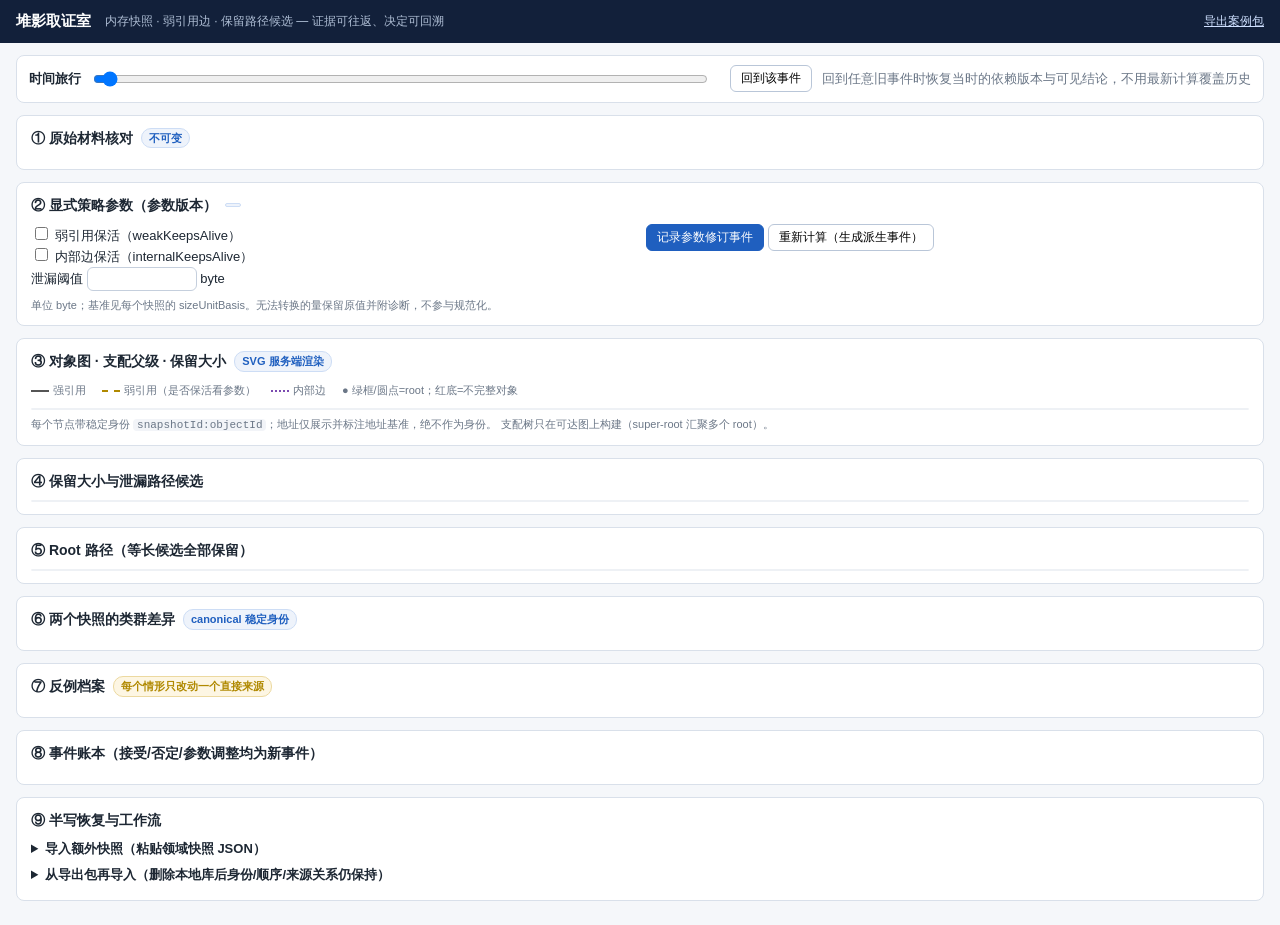
<file: src/main/resources/web/index.html>
<!DOCTYPE html>
<html lang="zh-CN">
<head>
<meta charset="UTF-8">
<meta name="viewport" content="width=device-width, initial-scale=1.0">
<title>堆影取证室 · 内存快照/弱引用边/保留路径候选</title>
<style>
  :root { --bd:#d9e0ea; --mut:#6b7787; --acc:#1f5fbf; --warn:#b08900; --bad:#b42318; --ok:#0a7d33; }
  * { box-sizing: border-box; }
  body { margin:0; font:13px/1.5 -apple-system,"Segoe UI",sans-serif; color:#1d2733; background:#f5f7fa; }
  header { padding:10px 16px; background:#12203a; color:#fff; display:flex; gap:14px; align-items:center; flex-wrap:wrap; }
  header h1 { font-size:15px; margin:0; font-weight:600; }
  header .sub { color:#aebdd4; font-size:12px; }
  main { padding:12px 16px; max-width:1400px; margin:0 auto; }
  .timeline { position:sticky; top:0; z-index:5; background:#fff; border:1px solid var(--bd); border-radius:8px; padding:8px 12px; margin-bottom:12px; display:flex; gap:10px; align-items:center; flex-wrap:wrap; }
  .timeline input[type=range]{ flex:1; min-width:200px; }
  section { background:#fff; border:1px solid var(--bd); border-radius:8px; padding:12px 14px; margin-bottom:12px; }
  section h2 { font-size:14px; margin:0 0 8px; display:flex; gap:8px; align-items:center; }
  .tag { font-size:11px; padding:1px 7px; border-radius:10px; background:#eef3fb; color:var(--acc); border:1px solid #cdddf5; }
  .tag.warn{ background:#fdf6e3; color:var(--warn); border-color:#ecd9a0;}
  .tag.bad{ background:#fdecea; color:var(--bad); border-color:#f3c2bd;}
  .tag.ok{ background:#eaf7ef; color:var(--ok); border-color:#bfe3cc;}
  table{ border-collapse:collapse; width:100%; font-size:12px; }
  th,td{ border-bottom:1px solid #eef1f5; padding:4px 8px; text-align:left; vertical-align:top; }
  th{ color:var(--mut); font-weight:600; background:#fafbfd; position:sticky; top:0; }
  .sid{ font-family:ui-monospace,Menlo,monospace; color:#334; }
  .scroll{ max-height:380px; overflow:auto; border:1px solid #eef1f5; border-radius:6px; }
  .grid2{ display:grid; grid-template-columns:1fr 1fr; gap:12px; }
  @media(max-width:1000px){ .grid2{grid-template-columns:1fr} }
  .muted{ color:var(--mut); }
  .basis{ font-size:11px; color:var(--mut); margin-top:6px; }
  .path{ font-family:ui-monospace,Menlo,monospace; font-size:11px; }
  button{ border:1px solid #b9c6d8; background:#fff; border-radius:6px; padding:4px 10px; cursor:pointer; font-size:12px;}
  button.primary{ background:var(--acc); color:#fff; border-color:var(--acc);}
  button:disabled{ opacity:.5; cursor:not-allowed; }
  input,select,textarea{ border:1px solid #c5cfdd; border-radius:6px; padding:4px 8px; font-size:12px; }
  .svgwrap{ overflow:auto; border:1px solid #eef1f5; border-radius:6px; background:#fcfdff; }
  details{ margin:4px 0; }
  summary{ cursor:pointer; font-weight:600; }
  .kv{ display:grid; grid-template-columns:170px 1fr; gap:2px 10px; font-size:12px; }
  .diag{ color:var(--bad); font-size:11px; }
  .legend span{ margin-right:12px; font-size:11px; color:var(--mut); }
  .swatch{ display:inline-block;width:18px;height:0;border-top:2px solid;vertical-align:middle;margin-right:4px;}
  .event{ border-left:3px solid var(--bd); padding:4px 8px; margin:4px 0; background:#fafbfd; border-radius:0 6px 6px 0;}
  .event.current{ border-left-color:var(--acc); background:#eef3fb; }
  .row-actions button{ margin-right:6px; }
  code{ background:#f2f4f8; padding:0 4px; border-radius:4px; }
</style>
</head>
<body>
<header>
  <h1>堆影取证室</h1>
  <span class="sub">内存快照 · 弱引用边 · 保留路径候选 — 证据可往返、决定可回溯</span>
  <span style="flex:1"></span>
  <a class="sub" href="/api/cases/heap-shadow-demo/export" style="color:#cfe0ff">导出案例包</a>
</header>
<main>
  <div class="timeline">
    <strong>时间旅行</strong>
    <input id="seq" type="range" min="0" max="0" value="0">
    <span id="seqLabel" class="sid"></span>
    <button id="reload">回到该事件</button>
    <span class="muted">回到任意旧事件时恢复当时的依赖版本与可见结论，不用最新计算覆盖历史</span>
  </div>

  <section id="sec-materials">
    <h2>① 原始材料核对 <span class="tag">不可变</span>
      <span class="tag warn" id="validityTag" style="display:none"></span></h2>
    <div id="materials"></div>
  </section>

  <section id="sec-params">
    <h2>② 显式策略参数（参数版本）<span class="tag" id="paramVer"></span></h2>
    <div class="grid2">
      <div>
        <label><input type="checkbox" id="weakAlive"> 弱引用保活（weakKeepsAlive）</label><br>
        <label><input type="checkbox" id="internalAlive"> 内部边保活（internalKeepsAlive）</label><br>
        <label>泄漏阈值 <input id="leakMin" type="number" style="width:110px"> byte</label>
        <div class="basis">单位 byte；基准见每个快照的 sizeUnitBasis。无法转换的量保留原值并附诊断，不参与规范化。</div>
      </div>
      <div>
        <button class="primary" id="revise">记录参数修订事件</button>
        <button id="compute">重新计算（生成派生事件）</button>
      </div>
    </div>
  </section>

  <section id="sec-graph">
    <h2>③ 对象图 · 支配父级 · 保留大小 <span class="tag">SVG 服务端渲染</span></h2>
    <div class="legend">
      <span><i class="swatch" style="border-color:#555"></i>强引用</span>
      <span><i class="swatch" style="border-color:#b08900;border-top-style:dashed"></i>弱引用（是否保活看参数）</span>
      <span><i class="swatch" style="border-color:#7b4bb0;border-top-style:dotted"></i>内部边</span>
      <span>● 绿框/圆点=root；红底=不完整对象</span>
    </div>
    <div id="graphs" class="svgwrap" style="margin-top:8px"></div>
    <div class="basis">每个节点带稳定身份 <code>snapshotId:objectId</code>；地址仅展示并标注地址基准，绝不作为身份。
      支配树只在可达图上构建（super-root 汇聚多个 root）。</div>
  </section>

  <section id="sec-retained">
    <h2>④ 保留大小与泄漏路径候选</h2>
    <div id="candidates" class="scroll"></div>
  </section>

  <section id="sec-paths">
    <h2>⑤ Root 路径（等长候选全部保留）</h2>
    <div id="paths" class="scroll"></div>
  </section>

  <section id="sec-diff">
    <h2>⑥ 两个快照的类群差异 <span class="tag">canonical 稳定身份</span></h2>
    <div id="diff"></div>
  </section>

  <section id="sec-cx">
    <h2>⑦ 反例档案 <span class="tag warn">每个情形只改动一个直接来源</span></h2>
    <div id="counterexamples"></div>
  </section>

  <section id="sec-events">
    <h2>⑧ 事件账本（接受/否定/参数调整均为新事件）</h2>
    <div id="events"></div>
  </section>

  <section id="sec-recovery">
    <h2>⑨ 半写恢复与工作流</h2>
    <div id="recovery"></div>
    <div style="margin-top:8px">
      <details>
        <summary>导入额外快照（粘贴领域快照 JSON）</summary>
        <textarea id="snapText" rows="6" style="width:100%" placeholder='{"snapshotId":...}'></textarea><br>
        <button id="uploadSnap">导入</button>
        <span id="uploadMsg" class="diag"></span>
      </details>
      <details style="margin-top:6px">
        <summary>从导出包再导入（删除本地库后身份/顺序/来源关系仍保持）</summary>
        <input type="file" id="bundleFile" accept="application/json">
        <button id="importBundle">导入导出包</button>
        <span id="bundleMsg" class="diag"></span>
      </details>
    </div>
  </section>
</main>
<script>
const CASE = "heap-shadow-demo";
let STATE = null;
async function api(path, opts){ const r = await fetch(path, opts); const j = await r.json().catch(()=>({ok:false,errors:[{message:"非 JSON 响应"}]})); if(!r.ok || j.ok===false){ throw (j.errors||[{message:r.statusText}]); } return j.data; }
function el(html){ const t=document.createElement('template'); t.innerHTML=html.trim(); return t.content.firstElementChild; }
function esc(s){ return String(s??"").replace(/[&<>]/g,c=>({'&':'&amp;','<':'&lt;','>':'&gt;'}[c])); }

function renderMaterials(v){
  const box = document.getElementById('materials'); box.innerHTML='';
  v.snapshots.forEach(s=>{
    const badSize = s.objects.filter(o=>o.shallowSize && o.shallowSize.value===null);
    box.appendChild(el(`<details open><summary>快照 <span class="sid">${esc(s.snapshotId)}</span> · ${esc(s.sourceName)}
      · 对象 ${s.objects.length} · 边 ${s.edges.length} · root ${s.roots.length} · 不完整块 ${s.incompleteChunks.length}</summary>
      <div class="kv" style="margin-top:6px">
        <span class="muted">解析器版本</span><span class="sid">${esc(s.parserVersion)} / ${esc(s.formatVersion||'?')}</span>
        <span class="muted">时间基准/原始值</span><span>${esc(s.capturedAtBasis||'未声明')} · <code>${esc(s.capturedAtRaw||'缺失')}</code></span>
        <span class="muted">地址基准</span><span>${esc(s.addressBasis||'未声明')}（地址不是稳定身份）</span>
        <span class="muted">尺寸单位基准</span><span>${esc(s.sizeUnitBasis||'未声明')}</span>
        <span class="muted">重复地址</span><span>${s.addressDuplicates.length? s.addressDuplicates.map(d=>`<code>0x${d.address.toString(16)}</code>→${d.objectIds.map(esc).join(',')}`).join('；'):'无'}</span>
      </div>
      <div class="scroll" style="max-height:220px;margin-top:6px"><table>
        <tr><th>稳定身份</th><th>地址(仅显示)</th><th>类</th><th>浅尺寸(原始/单位)</th><th>allocation site</th><th>不完整</th></tr>
        ${s.objects.map(o=>`<tr><td class="sid">${esc(s.snapshotId)}:${esc(o.objectId)}</td>
          <td class="sid">${esc(o.addressRaw||'缺失')}</td>
          <td>${esc(o.classId)}</td>
          <td>${o.shallowSize? esc(o.shallowSize.raw)+' ['+esc(o.shallowSize.unit||'?')+']'+(o.shallowSize.value===null?' <span class="diag">⚠ '+esc(o.shallowSize.convertDiagnostic)+'</span>':''):'—'}</td>
          <td class="sid">${esc(o.allocationSiteId||'—')}</td>
          <td>${o.incomplete?'<span class="tag bad">是</span> '+esc(o.incompleteReason||''):'否'}</td></tr>`).join('')}
      </table></div>
      <div class="scroll" style="max-height:180px;margin-top:6px"><table>
        <tr><th>edgeId</th><th>from</th><th>to</th><th>类型</th><th>字段</th></tr>
        ${s.edges.map(e=>`<tr><td class="sid">${esc(e.edgeId)}</td><td class="sid">${esc(e.fromId)}</td>
          <td class="sid">${esc(e.toId)}</td><td>${esc(e.kind)}</td><td>${esc(e.field||'')}</td></tr>`).join('')}
      </table></div>
      <div class="muted" style="margin-top:4px">root 分类：${s.roots.map(r=>`<span class="sid">${esc(r.objectId)}=${esc(r.kind)}</span>`).join('，')||'无 root'}</div>
      ${s.incompleteChunks.length?`<div class="diag">不完整块：${s.incompleteChunks.map(c=>`@${esc(c.position)} ${esc(c.reason)}`).join('；')}</div>`:''}
      ${badSize.length?`<div class="diag">不可规范化的量保留在原位置：${badSize.map(o=>esc(o.objectId)+'='+esc(o.shallowSize.raw)).join('，')}</div>`:''}
    </details>`);
  });
  const anyInvalid = v.analyses.some(a=>!a.validity.valid);
  const tag=document.getElementById('validityTag');
  if(anyInvalid){ tag.style.display='inline-block'; tag.textContent='有效区间受限（见失效原因）'; tag.className='tag bad'; }
}

function renderParams(v){
  document.getElementById('paramVer').textContent='v'+v.params.paramVersion;
  document.getElementById('weakAlive').checked=v.params.weakKeepsAlive;
  document.getElementById('internalAlive').checked=v.params.internalKeepsAlive;
  document.getElementById('leakMin').value=v.params.leakRetainedMinBytes;
}

function renderGraphs(payload){
  const g=document.getElementById('graphs'); g.innerHTML='';
  Object.entries(payload.graphs).forEach(([sid,svg])=>{
    g.appendChild(el(`<div style="margin:6px"><div class="muted">快照 <span class="sid">${esc(sid)}</span> 的对象图</div>${svg}</div>`));
  });
  const trunc = payload.view.analyses.some(a=>a.rootPathTruncated);
  if(trunc) g.prepend(el('<div class="diag">注意：部分对象的等长 root 路径候选超过预算被截断（结果带 truncated 标记，属资源预算结果而非成功伪装）。</div>'));
}

function renderCandidates(v){
  const box=document.getElementById('candidates'); box.innerHTML='';
  const decisionByTarget={}; v.decisions.forEach(d=>decisionByTarget[d.targetStableId]=d);
  v.analyses.forEach(a=>{
    box.appendChild(el(`<div style="margin:6px 0"><b>${esc(a.snapshotId)}</b>（参数 v${a.paramVersion}，阈值 ${v.params.leakRetainedMinBytes} byte）
      ${a.validity.valid?'<span class="tag ok">有效</span>':'<span class="tag bad">有效区间受限</span>'}
      ${a.rootPathTruncated?'<span class="tag warn">路径候选截断</span>':''}</div>`));
    box.appendChild(el(`<table><tr><th>#</th><th>稳定身份</th><th>保留大小(byte)</th><th>支配父</th><th>最短root路径(边数)</th><th>判定依据</th><th>人工决定</th></tr>
      ${a.leakCandidates.map(c=>{ const d=decisionByTarget[c.nodeId];
        return `<tr><td>${c.rank}</td><td class="sid">${esc(c.nodeId)}</td><td>${c.retainedBytes}</td>
        <td class="sid">${esc(c.dominatorNode||'SUPER_ROOT')}</td><td>${c.shortestRootPathLength??'—'}</td>
        <td class="muted">${esc(c.reason)}</td>
        <td class="row-actions">${d?`<span class="tag ${d.decision==='ACCEPT'?'ok':'bad'}">${esc(d.decision)}@seq${d.seq}</span>`:'未决'}
          <button data-accept="${esc(c.nodeId)}" data-base="${esc(a.analysisId)}">接受</button>
          <button data-reject="${esc(c.nodeId)}" data-base="${esc(a.analysisId)}">否定</button></td></tr>`;}).join('')}
    </table>`));
    if(!a.validity.valid){ box.appendChild(el(`<div class="diag">失效原因：${esc(a.validity.invalidReason)}；位置：${a.validity.invalidPositions.map(esc).join('，')}</div>`)); }
  });
}

function renderPaths(v){
  const box=document.getElementById('paths'); box.innerHTML='';
  v.analyses.forEach(a=>{
    const multi=Object.entries(a.rootPaths).filter(([,ps])=>ps.map(p=>p.nodeIds[0]).length);
    const rows=Object.entries(a.rootPaths).sort((x,y)=>y[1].length-x[1].length).slice(0,40);
    box.appendChild(el(`<details><summary><b>${esc(a.snapshotId)}</b>：root 路径（全部最短等长候选；显示前 40 个对象）</summary>
      <table><tr><th>对象稳定身份</th><th>候选数</th><th>长度(边)</th><th>路径（root 分类 / 节点链）</th></tr>
      ${rows.map(([node,ps])=>`<tr><td class="sid">${esc(node)}</td><td>${ps.length}${ps.length>1?' <span class="tag">多等长</span>':''}</td>
        <td>${[...new Set(ps.map(p=>p.lengthEdges))].join(',')}</td>
        <td>${ps.slice(0,6).map(p=>`<div class="path">[${esc(p.rootKind)}] ${p.nodeIds.map(esc).join(' → ')}</div>`).join('')}${ps.length>6?`<div class="muted">…其余 ${ps.length-6} 条候选同样保留</div>`:''}</td></tr>`).join('')}
      </table></details>`));
  });
}

function renderDiff(v){
  const box=document.getElementById('diff'); box.innerHTML='';
  if(!v.diff){ box.textContent='当前时间点仅有一个快照或尚未计算两快照差异。'; return; }
  const d=v.diff;
  box.appendChild(el(`<div class="muted">基线 <span class="sid">${esc(d.baseSnapshotId)}</span> → 目标 <span class="sid">${esc(d.targetSnapshotId)}</span>，参数 v${d.paramVersion}</div>`));
  box.appendChild(el(`<div class="scroll"><table>
    <tr><th>canonical 稳定身份</th><th>类名(目标)</th><th>改名</th><th>实例数 Δ</th><th>保留 byte Δ</th><th>仅存在于</th></tr>
    ${d.deltas.map(x=>`<tr><td class="sid">${esc(x.canonicalId)}</td><td>${esc(x.className)}</td>
      <td>${x.renamed?'<span class="tag warn">改名</span>':''}</td>
      <td>${x.instanceCountDelta??'—'}</td><td>${x.retainedBytesDelta??'—'}</td>
      <td class="sid">${esc(x.onlyInSnapshot||'')}</td></tr>`).join('')}
  </table></div>`));
}

function renderCounterexamples(v){
  const box=document.getElementById('counterexamples'); box.innerHTML='';
  const map={}; v.counterexamples.forEach(c=>map[c.scenario]=c);
  ['cycle','weak-policy','duplicate-address','incomplete-object','equal-root-paths','class-rename','snapshot-identity'].forEach(name=>{
    const c=map[name];
    if(!c) return;
    const ok=c.judgmentStatus==='ACCEPTED';
    box.appendChild(el(`<details><summary>${esc(name)} <span class="tag ${ok?'ok':c.judgmentStatus==='REJECTED'?'bad':'warn'}">${esc(c.judgmentStatus)}</span>
      <span class="muted">${esc(c.note||'')}</span></summary>
      <div class="kv">
        <span class="muted">唯一改动来源</span><span>${esc('见输入片段 changedSource / '+(c.inputFragment.changedSource||''))}</span>
        <span class="muted">受影响对象(稳定身份)</span><span class="sid">${(c.affectedObjectIds||[]).map(esc).join(', ')||'（导入期拒绝，无对象进入派生）'}</span>
        <span class="muted">判定依据</span><span>${esc(c.rationale)}</span>
        <span class="muted">采纳结果</span><span class="sid">${esc(c.adoptedResultId||'无')}</span>
        <span class="muted">未采纳结果</span><span class="sid">${(c.rejectedResultIds||[]).map(esc).join(', ')||'无'}</span>
        <span class="muted">输入片段</span><span><code>${esc(JSON.stringify(c.inputFragment))}</code></span>
      </div></details>`));
  });
}

function eventSummary(e){
  switch(e.type){
    case 'MaterialImported': return `材料导入 ${esc(e.snapshotId)}（${esc(e.importOutcome)}，${e.diagnostics?.length||0} 条诊断）`;
    case 'ParamsRevised': return `参数修订 v${e.paramVersion}：weak=${e.weakKeepsAlive}, internal=${e.internalKeepsAlive}, 阈值=${e.leakRetainedMinBytes}`;
    case 'DerivationComputed': return `派生计算 ${e.analysisIds.map(esc).join(', ')}${e.diffId?' + '+esc(e.diffId):''}`;
    case 'DecisionRecorded': return `${esc(e.decision)} ${esc(e.targetStableId)}（${esc(e.rationale)}）`;
    case 'CounterexampleRecorded': return `反例 ${esc(e.scenario)} → ${esc(e.judgmentStatus)}`;
    default: return JSON.stringify(e).slice(0,80);
  }
}

function renderEvents(payload){
  const box=document.getElementById('events'); box.innerHTML='';
  payload.view.events.forEach(e=>{
    const deps=(e.parentEventIds||[]).map(esc).join(', ')||'—';
    box.appendChild(el(`<div class="event ${e.seq===payload.currentSeq?'current':''}">
      <b>#${e.seq}</b> <span class="tag">${esc(e.type||'')}</span> ${eventSummary(e)}
      <div class="muted">事件身份 <span class="sid">${esc(e.eventId)}</span> · 父级依赖 <span class="sid">${deps}</span> · 时间基准 ${esc(e.timestampBasis)}</div>
      ${e.note?`<div class="muted">${esc(e.note)}</div>`:''}
    </details></div>`));
  });
  const total=payload.view.totalEvents;
  const range=document.getElementById('seq');
  range.max=Math.max(0,total-1); range.value=payload.currentSeq;
  document.getElementById('seqLabel').textContent=`事件 ${payload.currentSeq} / ${Math.max(0,total-1)}`;
}

function renderRecovery(payload){
  const box=document.getElementById('recovery');
  const pw=payload.pendingWrites||[];
  box.innerHTML = pw.length
    ? `<div class="diag">检测到 ${pw.length} 条半写记录（启动时已回滚为 ROLLED_BACK，可重新提交）：${pw.map(p=>esc(p.txId)).join(', ')}</div>`
    : '<span class="tag ok">无半写残留</span> 写入经 write_log 记录意图，崩溃后启动自动回滚未完成事务。';
}

async function load(seq){
  const q = seq===undefined?'':`?seq=${seq}`;
  const data=await api(`/api/cases/${CASE}/timeline${q}`);
  STATE=data;
  renderMaterials(data.view); renderParams(data.view); renderGraphs(data);
  renderCandidates(data.view); renderPaths(data.view); renderDiff(data.view);
  renderCounterexamples(data.view); renderEvents(data); renderRecovery(data);
}

document.getElementById('reload').onclick=()=>load(parseInt(document.getElementById('seq').value));
document.getElementById('seq').oninput=e=>{ document.getElementById('seqLabel').textContent=`事件 ${e.target.value} / ${e.target.max}`; };
document.getElementById('seq').onchange=e=>load(parseInt(e.target.value));

document.getElementById('revise').onclick=async()=>{
  await api(`/api/cases/${CASE}/params`,{method:'POST',headers:{'Content-Type':'application/json'},
    body:JSON.stringify({weakKeepsAlive:document.getElementById('weakAlive').checked,
      internalKeepsAlive:document.getElementById('internalAlive').checked,
      leakRetainedMinBytes:parseInt(document.getElementById('leakMin').value),
      note:'界面参数修订'})});
  await load();
};
document.getElementById('compute').onclick=async()=>{
  await api(`/api/cases/${CASE}/compute`,{method:'POST',headers:{'Content-Type':'text/plain'},body:'界面触发重算'});
  await load();
};
document.getElementById('candidates').addEventListener('click', async e=>{
  const a=e.target.dataset.accept, r=e.target.dataset.reject, base=e.target.dataset.base;
  if(!a && !r) return;
  const decision=a?'ACCEPT':'REJECT'; const target=a||r;
  const rationale=prompt(decision==='ACCEPT'?'接受该泄漏候选的依据：':'否定该候选的依据（与旧决定冲突也会保留两个事件）：','界面审阅决定');
  if(rationale===null) return;
  await api(`/api/cases/${CASE}/decisions`,{method:'POST',headers:{'Content-Type':'application/json'},
    body:JSON.stringify({targetStableId:target,decision,rationale,basedOnEventId:base,adopted:decision==='ACCEPT',note:'界面决定'})});
  await load();
});
document.getElementById('uploadSnap').onclick=async()=>{
  const msg=document.getElementById('uploadMsg'); msg.textContent='';
  try{ await api(`/api/import-snapshot/${CASE}`,{method:'POST',headers:{'Content-Type':'application/json'},
    body:document.getElementById('snapText').value}); await load(); msg.textContent='导入成功'; }
  catch(errs){ msg.textContent='导入失败：'+errs.map(e=>`${e.code||''}@${e.position||''} ${e.message||''}`).join('；'); }
};
document.getElementById('importBundle').onclick=async()=>{
  const f=document.getElementById('bundleFile').files[0]; const msg=document.getElementById('bundleMsg');
  if(!f){ msg.textContent='请先选择导出包文件'; return; }
  const text=await f.text();
  try{ await api('/api/import-bundle',{method:'POST',headers:{'Content-Type':'application/json'},body:text});
    msg.textContent='导入成功：身份、分支与决定历史保持'; await load(); }
  catch(errs){ msg.textContent='导出包无效：'+errs.map(e=>e.message).join('；'); }
};

load().catch(e=>{ document.body.insertAdjacentHTML('afterbegin','<div style="color:red;padding:10px">加载失败: '+esc(e.message)+'</div>'); });
</script>
</body>
</html>
</file>
